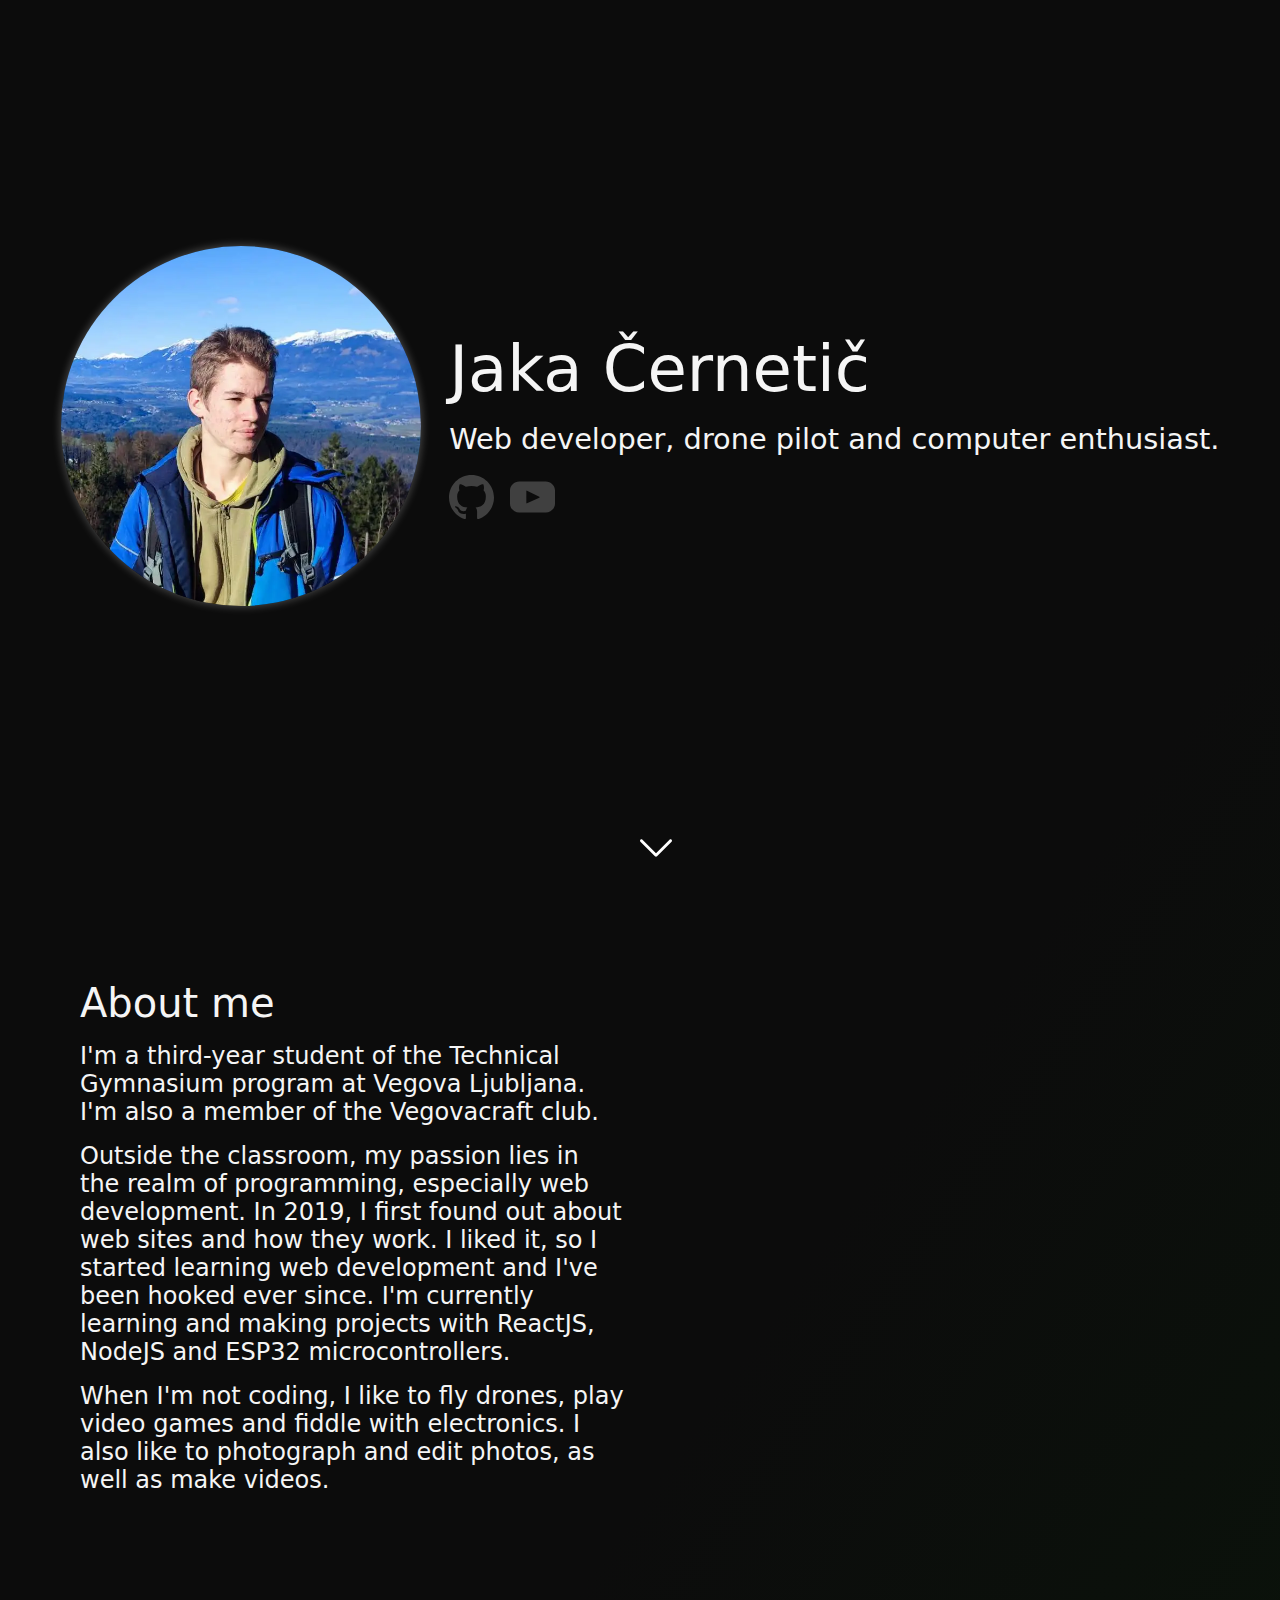
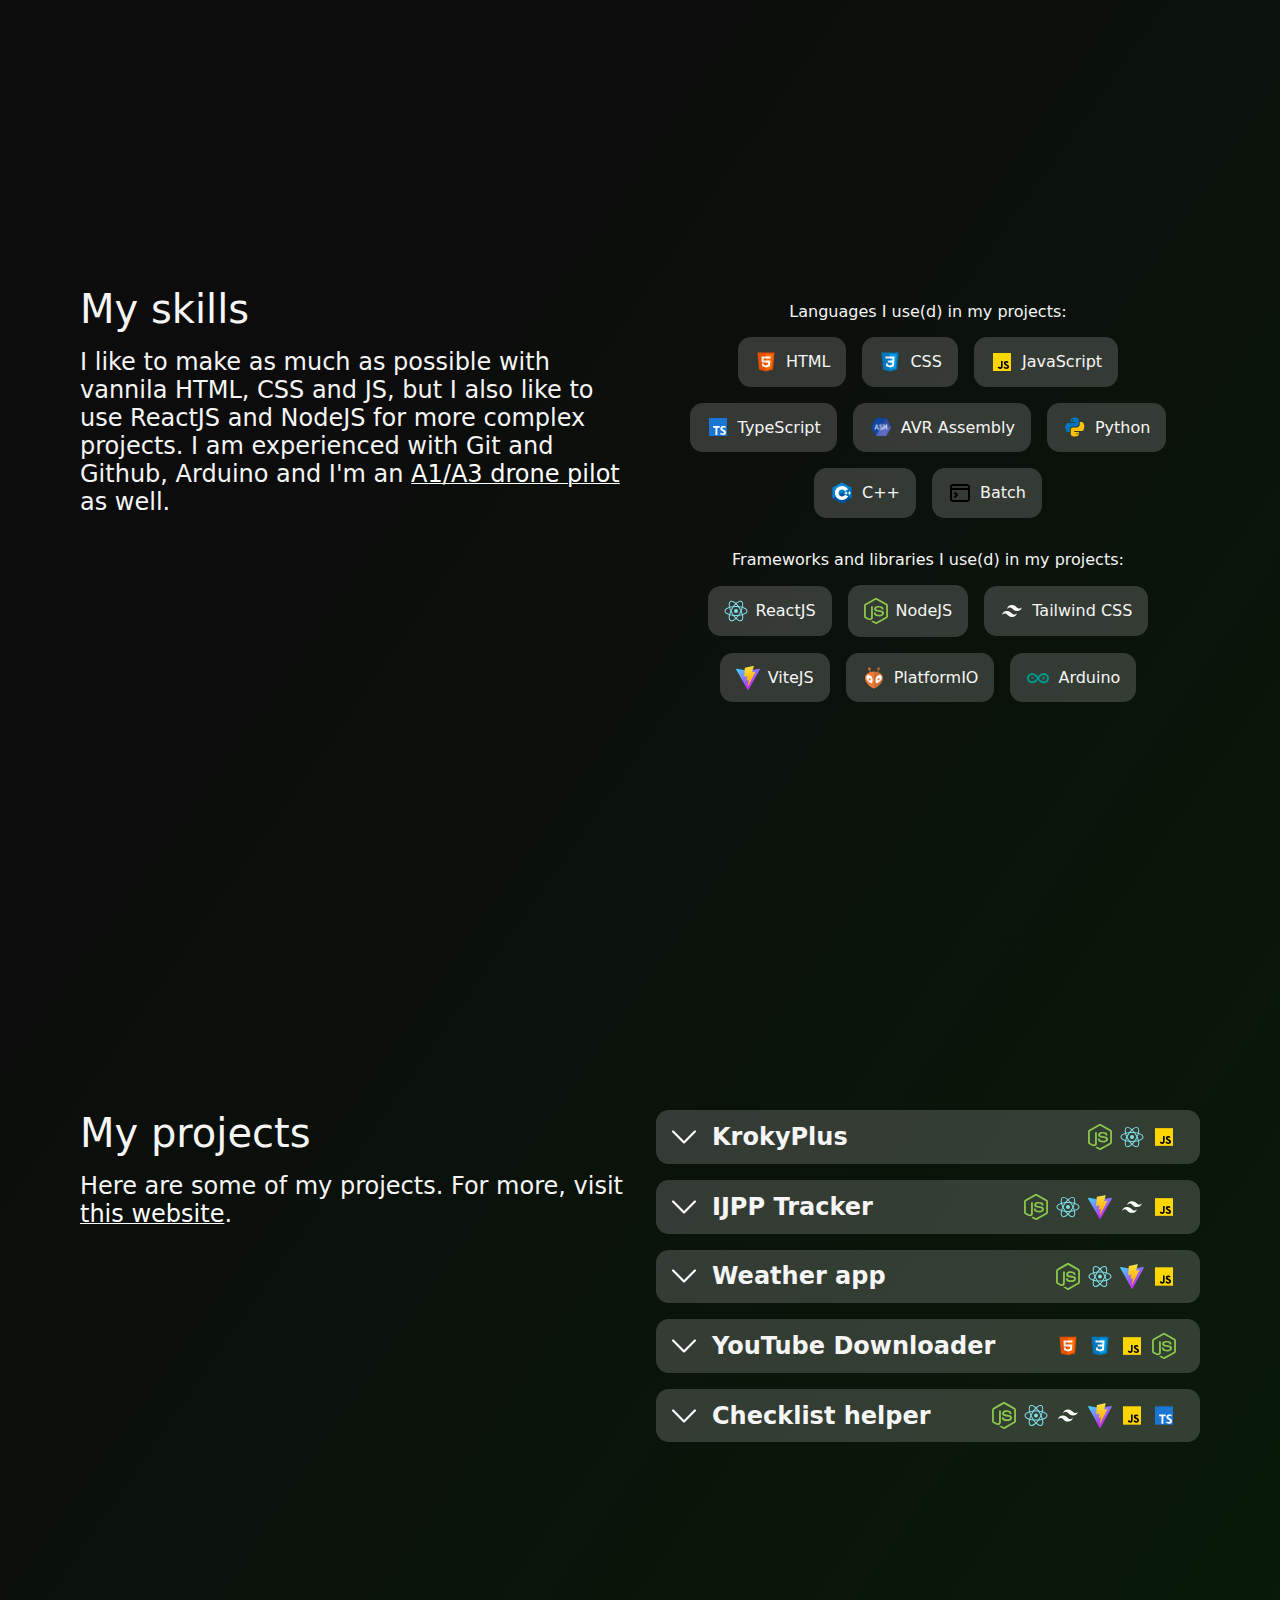
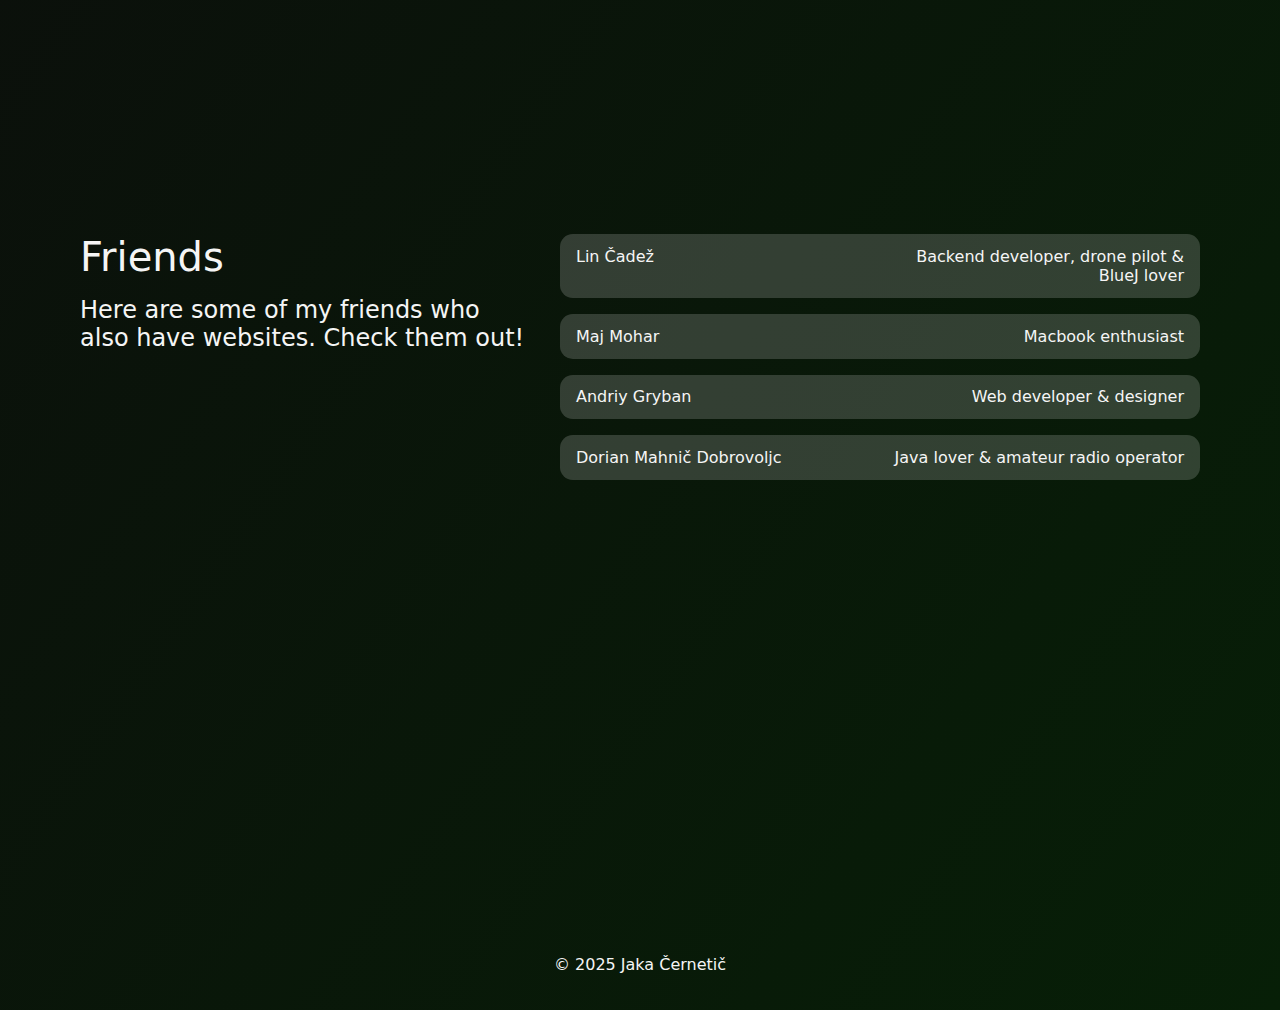
<file: index.html>
<!DOCTYPE html>
<html lang="en">
	<head>
		<meta http-equiv="Content-Type" content="text/html; charset=UTF-8" />
		<meta name="viewport" content="width=device-width, initial-scale=1.0" />
		<meta name="description" content="Very nice website." />
		<meta property="og:title" content="Jaka Černetič" />
		<meta property="og:description" content="Very nice website." />
		<meta property="og:url" content="cernetic.cc" />
		<meta
			property="og:image"
			content="https://cernetic.cc/files/icons/logo-2.webp" />
		<meta property="og:site_name" content="Jaka Černetič" />
		<meta property="og:locale" content="sl_SI" />
		<meta name="theme-color" content="#317EFB" />
		<link
			rel="shortcut icon"
			href="https://cernetic.cc/files/icons/logo-4.webp" />
		<title>Jaka Černetič</title>
		<link rel="icon" href="https://cernetic.cc/files/icons/logo-4.webp" />
		<link rel="manifest" href="files/manifest.json" />
		<link rel="stylesheet" href="css/style.css" />
	</head>
	<body class="theme">
		<header>
			<main>
				<section class="left">
					<div class="image">
						<img src="./files/me.webp" alt="Image of me" />
					</div>
				</section>
				<section class="right">
					<div class="title">
						<h1>Jaka Černetič</h1>
						<p>
							Web developer, drone pilot and computer enthusiast.
						</p>
					</div>
					<div class="links">
						<a href="https://github.com/jakecernet" target="_blank">
							<img src="./files/icons/github.svg" alt="GitHub" />
						</a>
						<a
							href="https://youtube.com/@JakaCernetic"
							target="_blank">
							<img
								src="./files/icons/youtube.svg"
								alt="YouTube" />
						</a>
					</div>
				</section>
			</main>
			<div class="arrow">
				<a href="#about">
					<img src="./files/icons/arrow.svg" alt="Arrow" />
				</a>
			</div>
		</header>
		<div class="main">
			<section class="about" id="about">
				<div class="left" id="leftText">
					<h2>About me</h2>
					<p>
						I'm a third-year student of the Technical Gymnasium
						program at Vegova Ljubljana. I'm also a member of the
						Vegovacraft club.
					</p>

					<p>
						Outside the classroom, my passion lies in the realm of
						programming, especially web development. In 2019, I
						first found out about web sites and how they work. I
						liked it, so I started learning web development and I've
						been hooked ever since. I'm currently learning and
						making projects with ReactJS, NodeJS and ESP32
						microcontrollers.
					</p>
					<p>
						When I'm not coding, I like to fly drones, play video
						games and fiddle with electronics. I also like to
						photograph and edit photos, as well as make videos.
					</p>
				</div>
				<div class="right">
					<div class="img"></div>
				</div>
			</section>
			<section class="skills">
				<div class="left">
					<h2>My skills</h2>
					<p>
						I like to make as much as possible with vannila HTML,
						CSS and JS, but I also like to use ReactJS and NodeJS
						for more complex projects. I am experienced with Git and
						Github, Arduino and I'm an
						<a
							href="https://www.easa.europa.eu/en/domains/drones-air-mobility/operating-drone/open-category-low-risk-civil-drones"
							target="_blank"
							style="
								color: #fff;
								text-decoration: underline;
								text-decoration-thickness: 1px;
							">
							A1/A3 drone pilot
						</a>
						as well.
					</p>
				</div>
				<div class="right">
					<div>
						<p>Languages I use(d) in my projects:</p>
						<ul>
							<li>
								<img
									src="./files/icons/html-5.svg"
									alt="HTML icon" />
								HTML
							</li>
							<li>
								<img
									src="./files/icons/css3.svg"
									alt="CSS icon" />
								CSS
							</li>
							<li>
								<img
									src="./files/icons/javascript.svg"
									alt="JavaScript icon" />
								JavaScript
							</li>
							<li>
								<img
									src="./files/icons/typescript.svg"
									alt="TypeScript icon" />
								TypeScript
							</li>
							<li>
								<img
									src="./files/icons/assembly.png"
									alt="AVR Assembly icon" />
								AVR Assembly
							</li>
							<li>
								<img
									src="./files/icons/python.svg"
									alt="Python icon" />
								Python
							</li>
							<li>
								<img
									src="./files/icons/c++.svg"
									alt="C++ icon" />
								C++
							</li>
							<li>
								<img
									src="./files/icons/batch.svg"
									alt="Batch icon" />
								Batch
							</li>
						</ul>
					</div>
					<div>
						<p>Frameworks and libraries I use(d) in my projects:</p>
						<ul>
							<li>
								<img
									src="./files/icons/react.svg"
									alt="React icon" />
								ReactJS
							</li>
							<li>
								<img
									src="./files/icons/nodejs.svg"
									alt="NodeJS icon" />
								NodeJS
							</li>
							<li>
								<img
									src="./files/icons/tailwind-css.svg"
									style="filter: invert(1)"
									alt="TailwindCSS icon" />
								Tailwind CSS
							</li>
							<li>
								<img
									src="./files/icons/vitejs.svg"
									alt="ViteJS icon" />
								ViteJS
							</li>
							<li>
								<img
									src="./files/icons/platformio.svg"
									alt="PlatformIO icon" />
								PlatformIO
							</li>
							<li>
								<img
									src="./files/icons/arduino.svg"
									alt="Arduino icon" />
								Arduino
							</li>
						</ul>
					</div>
				</div>
			</section>
			<section class="projects">
				<div class="left">
					<h2>My projects</h2>
					<p>
						Here are some of my projects. For more, visit
						<a
							href="https://projects.cernetic.cc"
							style="
								color: #fff;
								text-decoration: underline;
								text-decoration-thickness: 1px;
							">
							this website</a
						>.
					</p>
				</div>
				<div class="dropdown right">
					<ul>
						<li>
							<div class="liTitle" onclick="expand('item0')">
								<img
									src="./files/icons/arrow.svg"
									alt="Arrow"
									id="item0arrow"
									class="arrow" />
								<h2>KrokyPlus</h2>
								<div class="langs">
									<img
										src="files/icons/nodejs.svg"
										alt="nodejs" />
									<img
										src="files/icons/react.svg"
										alt="react" />
									<img
										src="files/icons/javascript.svg"
										alt="javascript" />
								</div>
							</div>
							<div class="liContents" id="item0">
								<p>- Automates food ordering from kroky.si</p>
								<a
									href="https://kroky.cernetic.cc"
									target="_blank">
									- Website
									<img
										src="files/icons/web.svg"
										alt="web"
										style="filter: invert(1)" />
								</a>
								<a
									href="https://github.com/jakecernet/KrokyPlus"
									target="_blank">
									- Github
									<img
										src="files/icons/github.svg"
										alt="githublol"
										style="filter: invert(1)" />
								</a>
							</div>
						</li>
						<li>
							<div class="liTitle" onclick="expand('item1')">
								<img
									src="./files/icons/arrow.svg"
									alt="Arrow"
									id="item1arrow"
									class="arrow" />
								<h2>IJPP Tracker</h2>
								<div class="langs">
									<img
										src="files/icons/nodejs.svg"
										alt="nodejs" />
									<img
										src="files/icons/react.svg"
										alt="react" />
									<img
										src="files/icons/vitejs.svg"
										alt="vitejs" />
									<img
										src="files/icons/tailwind-css.svg"
										style="filter: invert(1)"
										alt="tailwindcss" />
									<img
										src="files/icons/javascript.svg"
										alt="javascript" />
								</div>
							</div>
							<div class="liContents" id="item1">
								<p>- Bus tracker for Slovenia</p>
								<a
									href="https://tracker.cernetic.cc"
									target="_blank">
									- Website
									<img
										src="files/icons/web.svg"
										alt="web"
										style="filter: invert(1)" />
								</a>
								<a
									href="https://github.com/jakecernet/IJPP-Tracker"
									target="_blank">
									- Github
									<img
										src="files/icons/github.svg"
										alt="githublol"
										style="filter: invert(1)" />
								</a>
							</div>
						</li>
						<li>
							<div class="liTitle" onclick="expand('item2')">
								<img
									src="./files/icons/arrow.svg"
									alt="Arrow"
									id="item2arrow"
									class="arrow" />
								<h2>Weather app</h2>
								<div class="langs">
									<img
										src="files/icons/nodejs.svg"
										alt="nodejs" />
									<img
										src="files/icons/react.svg"
										alt="react" />
									<img
										src="files/icons/vitejs.svg"
										alt="vitejs" />
									<img
										src="files/icons/javascript.svg"
										alt="javascript" />
								</div>
							</div>
							<div class="liContents" id="item2">
								<p>
									- Simple weather app with current weather
									and forecast
								</p>
								<a
									href="https://weather.cernetic.cc"
									target="_blank">
									- Website
									<img
										src="files/icons/web.svg"
										alt="web"
										style="filter: invert(1)" />
								</a>
								<a
									href="https://github.com/jakecernet/weather-app"
									target="_blank">
									- Github
									<img
										src="files/icons/github.svg"
										alt="githublol"
										style="filter: invert(1)" />
								</a>
							</div>
						</li>
						<li>
							<div class="liTitle" onclick="expand('item3')">
								<img
									src="./files/icons/arrow.svg"
									alt="Arrow"
									id="item3arrow"
									class="arrow" />
								<h2>YouTube Downloader</h2>
								<div class="langs">
									<img
										src="files/icons/html-5.svg"
										alt="html" />
									<img src="files/icons/css3.svg" alt="css" />
									<img
										src="files/icons/javascript.svg"
										alt="javascript" />
									<img
										src="files/icons/nodejs.svg"
										alt="nodejs" />
								</div>
							</div>
							<div class="liContents" id="item3">
								<p>- Online YouTube to MP3/MP4 converter</p>
								<a
									href="https://downloader.cernetic.cc"
									target="_blank">
									- Website
									<img
										src="files/icons/web.svg"
										alt="web"
										style="filter: invert(1)" />
								</a>
								<a
									href="https://github.com/jakecernet/YoutubeDownloader"
									target="_blank">
									- Github
									<img
										src="files/icons/github.svg"
										alt="githublol"
										style="filter: invert(1)" />
								</a>
							</div>
						</li>
						<li>
							<div class="liTitle" onclick="expand('item4')">
								<img
									src="./files/icons/arrow.svg"
									alt="Arrow"
									id="item4arrow"
									class="arrow" />
								<h2>Checklist helper</h2>
								<div class="langs">
									<img
										src="files/icons/nodejs.svg"
										alt="nodejs" />
									<img
										src="files/icons/react.svg"
										alt="react" />
									<img
										src="files/icons/tailwind-css.svg"
										style="filter: invert(1)"
										alt="tailwindcss" />
									<img
										src="files/icons/vitejs.svg"
										alt="vitejs" />
									<img
										src="files/icons/javascript.svg"
										alt="javascript" />
									<img
										src="files/icons/typescript.svg"
										alt="typescript" />
								</div>
							</div>
							<div class="liContents" id="item4">
								<p>- Checklist helper for a medical school</p>
								<a
									href="https://zd.cernetic.cc"
									target="_blank">
									- Website
									<img
										src="files/icons/web.svg"
										alt="web"
										style="filter: invert(1)" />
								</a>
								<a
									href="https://github.com/jakecernet/checklist-helper"
									target="_blank">
									- Github (private)
									<img
										src="files/icons/github.svg"
										alt="githublol"
										style="filter: invert(1)" />
								</a>
							</div>
						</li>
					</ul>
				</div>
			</section>
			<section class="friends">
				<div class="left">
					<h2>Friends</h2>
					<p>
						Here are some of my friends who also have websites.
						Check them out!
					</p>
				</div>
				<div class="right">
					<ul>
						<li>
							<a href="https://cadez.eu" target="_blank"
								>Lin Čadež</a
							>
							<p>
								Backend developer, drone pilot &amp; BlueJ lover
							</p>
						</li>
						<li>
							<a href="https://majmohar.eu" target="_blank"
								>Maj Mohar</a
							>
							<p>Macbook enthusiast</p>
						</li>
						<li>
							<a href="https://gribanica.eu" target="_blank"
								>Andriy Gryban</a
							>
							<p>Web developer &amp; designer</p>
						</li>
						<li>
							<a
								href="https://dodoworks.neocities.org"
								target="_blank">
								Dorian Mahnič Dobrovoljc
							</a>
							<p>Java lover &amp; amateur radio operator</p>
						</li>
					</ul>
				</div>
			</section>
		</div>
		<div class="top">
			<a href="#" title="Go back to the top" id="top">
				<img src="./files/icons/up.svg" alt="up arrow" />
			</a>
		</div>
		<footer>
			<p>&copy; 2025 Jaka Černetič</p>
		</footer>
		<script src="files/script.js"></script>
	</body>
</html>
</file>
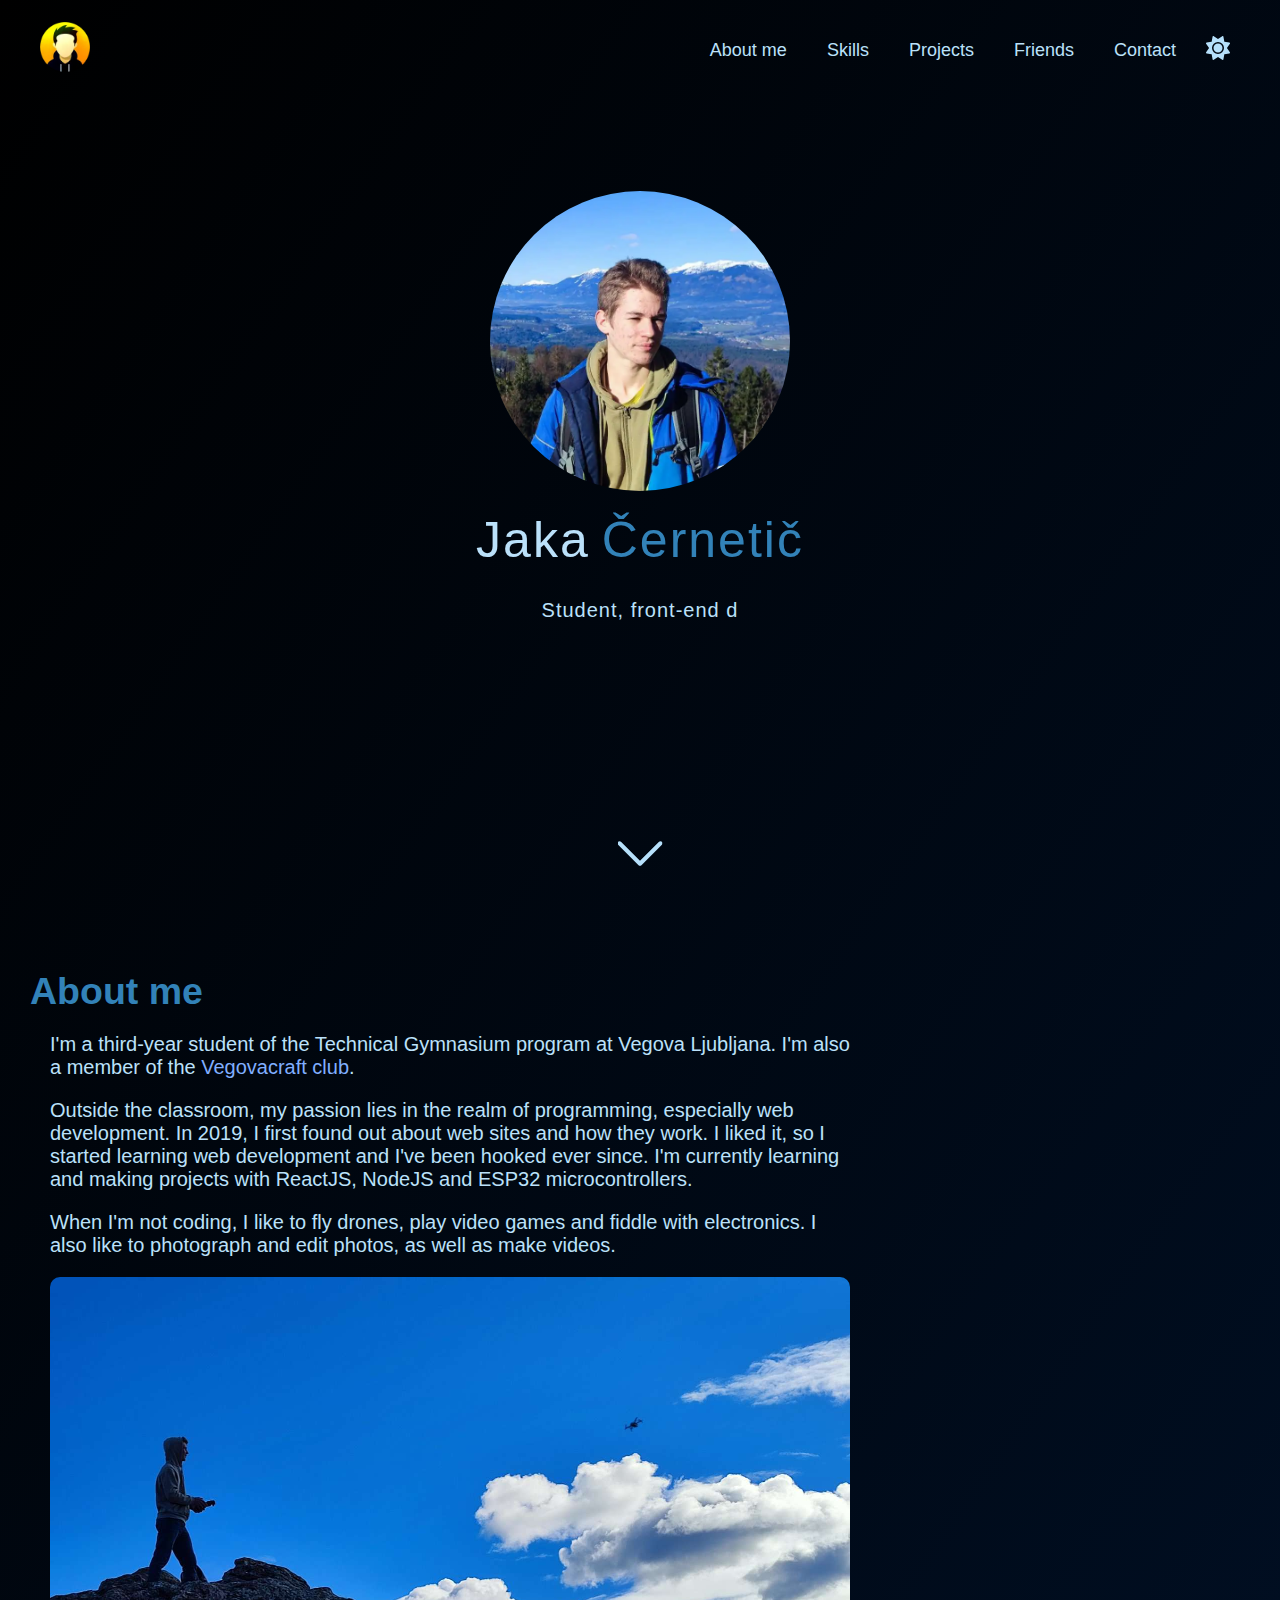
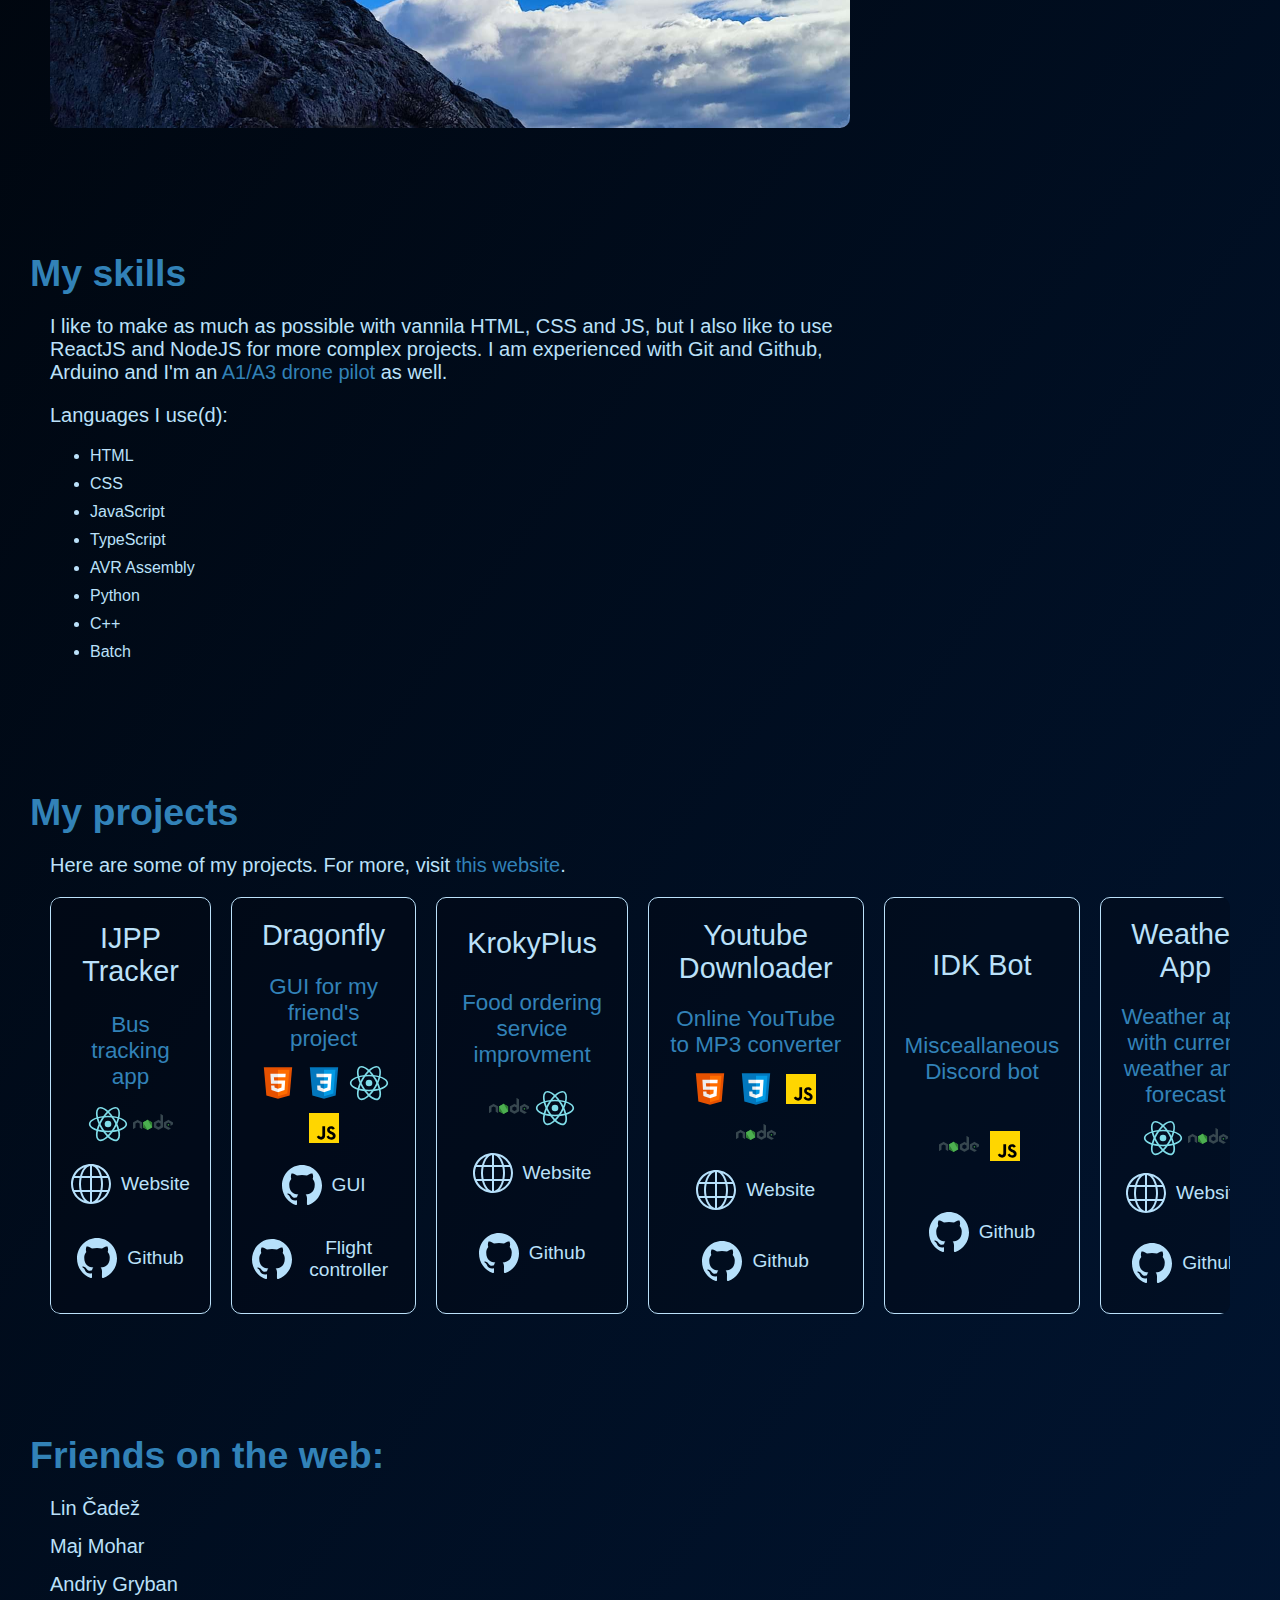
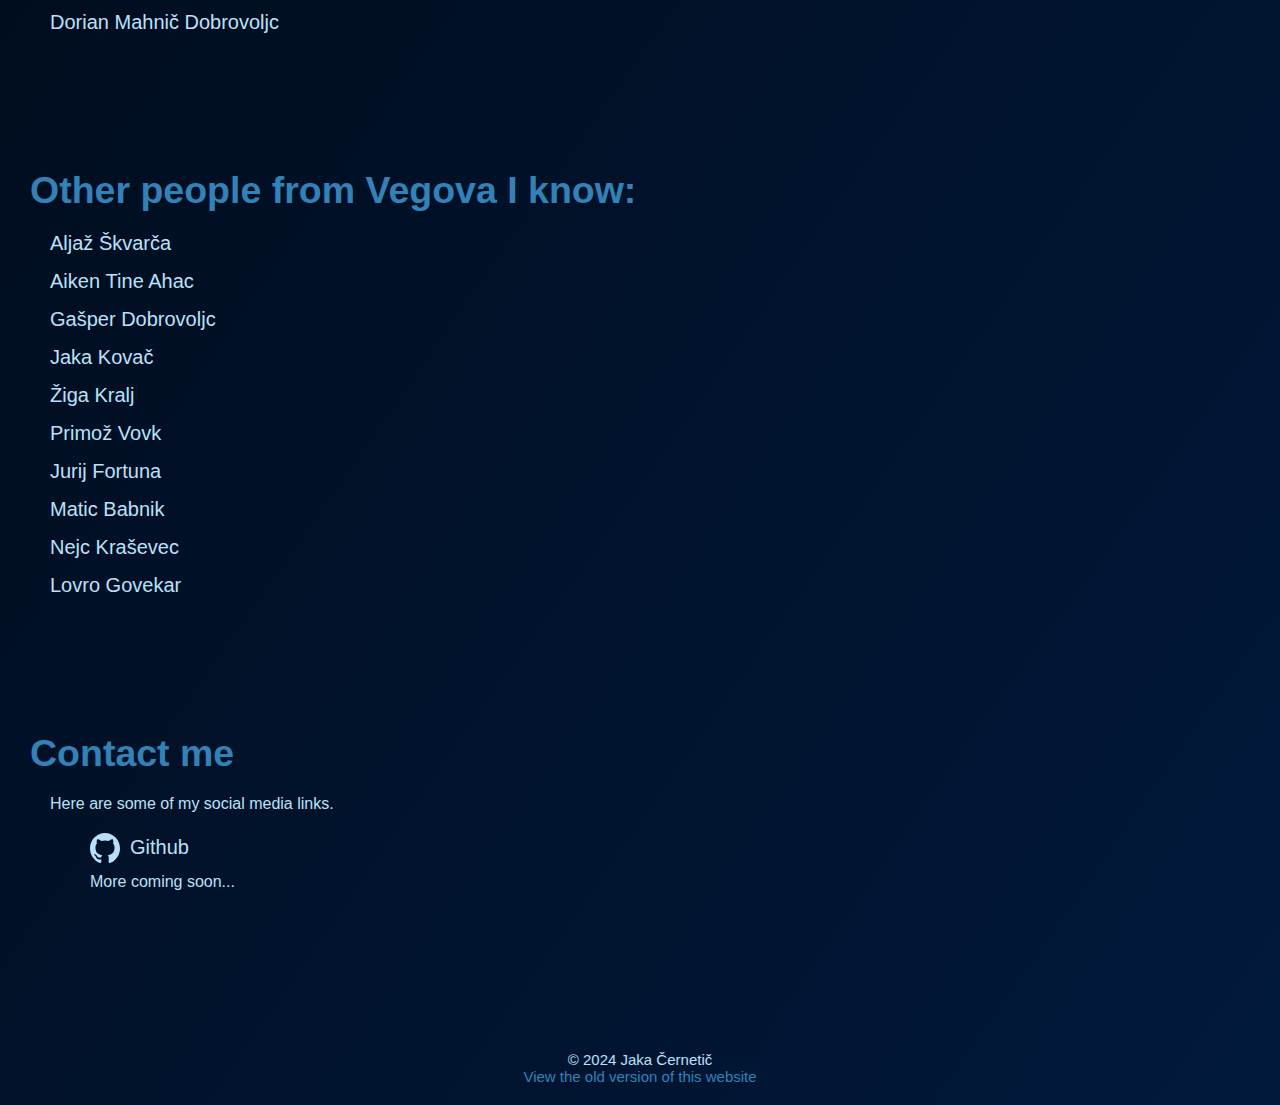
<file: old/index.html>
<!DOCTYPE html>
<html lang="en">
	<head>
		<meta http-equiv="Content-Type" content="text/html; charset=UTF-8" />
		<meta name="viewport" content="width=device-width, initial-scale=1.0" />
		<meta
			name="description"
			content="Hi! I'm a front-end learning Vegovec and this is my website." />
		<meta property="og:title" content="Jaka Černetič" />
		<meta
			property="og:description"
			content="Hi! I'm a front-end learning Vegovec and this is my website." />
		<meta property="og:url" content="cernetic.cc" />
		<meta
			property="og:image"
			content="https://cernetic.cc/files/icons/logo-2.webp" />
		<meta property="og:site_name" content="Jaka Černetič" />
		<meta property="og:locale" content="sl_SI" />
		<meta name="theme-color" content="#317EFB" />
		<link
			rel="shortcut icon"
			href="https://cernetic.cc/files/icons/logo-4.webp" />
		<title>Jaka Černetič</title>
		<link rel="icon" href="https://cernetic.cc/files/icons/logo-4.webp" />
		<link rel="manifest" href="files/manifest.json" />
		<link rel="stylesheet" href="files/css/style.css" />
		<link rel="stylesheet" href="files/css/header.css" />
		<link rel="stylesheet" href="files/css/projects.css" />
	</head>
	<body class="dark">
		<header>
			<div class="navbar">
				<div class="logo">
					<a href="/" id="text2" aria-label="logo">
						<img src="files/icons/logo-2.webp" alt="logo" />
					</a>
				</div>
				<nav class="slide nav">
					<ul>
						<li>
							<a href="#about" class="nav-item">About me</a>
						</li>
						<li>
							<a href="#skills" class="nav-item">Skills</a>
						</li>
						<li>
							<a href="#projects" class="nav-item">Projects</a>
						</li>
						<li>
							<a href="#friends" class="nav-item">Friends</a>
						</li>
						<li>
							<a href="#contact" class="nav-item">Contact</a>
						</li>
						<li onclick="switchTheme()">
							<a class="switcher" id="switch">
								<img
									src="files/svg/sun.svg"
									alt="sun"
									id="sun" />
								<img
									src="files/svg/moon.svg"
									alt="moon"
									id="moon"
									class="hidden" />
							</a>
						</li>
					</ul>
				</nav>
				<div class="burger" onclick="showNav()">
					<img src="files/svg/burger.svg" alt="burger" />
				</div>
			</div>
			<div class="welcome">
				<div class="img"></div>
				<div class="main">
					<h1>Jaka</h1>
					<h1 class="color2">Černetič</h1>
				</div>
				<p id="text">Student, front-end dev, computer enthusiast</p>
			</div>
			<div class="arrow">
				<a href="#about" title="Go down">
					<img src="files/svg/down-arrow.svg" alt="down arrow" />
				</a>
			</div>
		</header>
		<div class="top">
			<a alt="link" href="#top" title="Go back to the top">
				<img src="files/svg/up.svg" alt="up arrow" />
			</a>
		</div>
		<main>
			<section id="about">
				<div class="title color2">
					<h2>About me</h2>
				</div>
				<div class="content">
					<p>
						I'm a third-year student of the Technical Gymnasium
						program at Vegova Ljubljana. I'm also a member of the
						<a
							href="https://craft.vegova.si"
							target="_blank"
							style="text-decoration: none; color: #80afff">
							Vegovacraft club</a
						>.
					</p>
					<p>
						Outside the classroom, my passion lies in the realm of
						programming, especially web development. In 2019, I
						first found out about web sites and how they work. I
						liked it, so I started learning web development and I've
						been hooked ever since. I'm currently learning and
						making projects with ReactJS, NodeJS and ESP32
						microcontrollers.
					</p>
					<p>
						When I'm not coding, I like to fly drones, play video
						games and fiddle with electronics. I also like to
						photograph and edit photos, as well as make videos.
					</p>
					<img src="files/z dronom.jpg" alt="Me" />
				</div>
			</section>
			<section id="skills">
				<div class="title color2">
					<h2>My skills</h2>
				</div>
				<p>
					I like to make as much as possible with vannila HTML, CSS
					and JS, but I also like to use ReactJS and NodeJS for more
					complex projects. I am experienced with Git and Github,
					Arduino and I'm an
					<a
						href="https://www.easa.europa.eu/en/domains/drones-air-mobility/operating-drone/open-category-low-risk-civil-drones"
						target="_blank"
						>A1/A3 drone pilot
					</a>
					as well.
				</p>
				<p>Languages I use(d):</p>
				<ul>
					<li>HTML</li>
					<li>CSS</li>
					<li>JavaScript</li>
					<li>TypeScript</li>
					<li>AVR Assembly</li>
					<li>Python</li>
					<li>C++</li>
					<li>Batch</li>
				</ul>
			</section>
			<section id="projects">
				<div class="title color2">
					<h2>My projects</h2>
				</div>
				<p>
					Here are some of my projects. For more, visit
					<a href="https://projects.cernetic.cc"> this website</a>.
				</p>
				<div class="slider">
					<div class="element">
						<h2>IJPP Tracker</h2>
						<h3>Bus tracking app</h3>
						<div>
							<img src="files/svg/react.svg" alt="react" />
							<img src="files/svg/nodejs.svg" alt="nodejs" />
						</div>
						<a
							alt="link"
							href="https://tracker.cernetic.cc"
							target="_blank"
							><img src="files/svg/web.svg" alt="web" />
							Website
						</a>
						<a
							alt="link"
							href="https://github.com/jakecernet/ijpp-tracker-source"
							target="_blank"
							><img src="files/svg/github.svg" alt="githublol" />
							Github
						</a>
					</div>
					<div class="element">
						<h2>Dragonfly</h2>
						<h3>GUI for my friend's project</h3>
						<div>
							<img src="files/svg/html-5.svg" alt="html" />
							<img src="files/svg/css3.svg" alt="css" />
							<img src="files/svg/react.svg" alt="react" />
							<img src="files/svg/javascript.svg" alt="js" />
						</div>
						<a
							alt="link"
							href="https://github.com/jakecernet/dragonfly-gui"
							target="_blank">
							<img src="files/svg/github.svg" alt="githublol" />
							GUI
						</a>
						<a
							alt="link"
							href="https://github.com/lin-cadez/dragonfly"
							target="_blank">
							<img src="files/svg/github.svg" alt="githublol" />
							Flight controller
						</a>
					</div>
					<div class="element">
						<h2>KrokyPlus</h2>
						<h3>Food ordering service improvment</h3>
						<div>
							<img src="files/svg/nodejs.svg" alt="nodejs" />
							<img src="files/svg/react.svg" alt="react" />
						</div>
						<a
							alt="link"
							href="https://jakecernet.github.io/KrokyPlus/"
							target="_blank">
							<img src="files/svg/web.svg" alt="web" />
							Website
						</a>
						<a
							alt="link"
							href="https://github.com/jakecernet/KrokyPlus"
							target="_blank">
							<img src="files/svg/github.svg" alt="githublol" />
							Github
						</a>
					</div>
					<div class="element">
						<h2>Youtube Downloader</h2>
						<h3>Online YouTube to MP3 converter</h3>
						<div>
							<img src="files/svg/html-5.svg" alt="html" />
							<img src="files/svg/css3.svg" alt="css" />
							<img src="files/svg/javascript.svg" alt="js" />
							<img src="files/svg/nodejs.svg" alt="nodejs" />
						</div>
						<a
							alt="link"
							href="https://downloader.cernetic.cc"
							target="_blank"
							><img src="files/svg/web.svg" alt="web" />
							Website
						</a>
						<a
							alt="link"
							href="https://github.com/jakecernet/YoutubeDownloader"
							target="_blank"
							><img src="files/svg/github.svg" alt="githublol" />
							Github
						</a>
					</div>
					<div class="element">
						<h2>IDK Bot</h2>
						<h3>Misceallaneous Discord bot</h3>
						<div>
							<img src="files/svg/nodejs.svg" alt="nodejs" />
							<img src="files/svg/javascript.svg" alt="js" />
						</div>
						<a
							alt="link"
							href="https://github.com/jakecernet/DiscordBot"
							target="_blank"
							><img src="files/svg/github.svg" alt="githublol" />
							Github
						</a>
					</div>
					<div class="element">
						<h2>Weather App</h2>
						<h3>Weather app with current weather and forecast</h3>
						<div>
							<img src="files/svg/react.svg" alt="react" />
							<img src="files/svg/nodejs.svg" alt="nodejs" />
						</div>
						<a
							alt="link"
							href="https://weather.cernetic.cc"
							target="_blank"
							><img src="files/svg/web.svg" alt="web" />
							Website
						</a>
						<a
							alt="link"
							href="https://github.com/jakecernet/weather-app"
							target="_blank"
							><img src="files/svg/github.svg" alt="githublol" />
							Github
						</a>
					</div>
				</div>
			</section>
			<section id="friends">
				<div class="title color2">
					<h2>Friends on the web:</h2>
				</div>
				<ul>
					<li>
						<a href="https://cadez.eu">Lin Čadež</a>
					</li>
					<li><a href="https://majmohar.eu">Maj Mohar</a></li>
					<li><a href="https://gribanica.eu">Andriy Gryban</a></li>
					<li>
						<a href="https://dodoworks.neocities.org">
							Dorian Mahnič Dobrovoljc
						</a>
					</li>
				</ul>
			</section>
			<section class="friends">
				<div class="title color2">
					<h2>Other people from Vegova I know:</h2>
				</div>
				<ul>
					<li>
						<a href="https://skvarca.net" target="_blank"
							>Aljaž Škvarča
						</a>
					</li>
					<li>
						<a href="https://aikenahac.com" target="_blank"
							>Aiken <b>Tine</b> Ahac
						</a>
					</li>
					<li>
						<a href="https://gapi.me" target="_blank"
							>Gašper Dobrovoljc
						</a>
					</li>
					<li><a href="https://jakakovac.si">Jaka Kovač</a></li>
					<li>
						<a href="https://ziga.kralj.io" target="_blank">
							Žiga Kralj
						</a>
					</li>
					<li>
						<a href="https://vovk.netlify.app" target="_blank">
							Primož Vovk
						</a>
					</li>
					<li><a href="https://fortuna.wf/">Jurij Fortuna</a></li>
					<li><a href="https://babnik.io/">Matic Babnik</a></li>
					<li>
						<a href="https://nejckrasevec.si/">Nejc Kraševec</a>
					</li>
					<li><a href="https://govekar.net">Lovro Govekar</a></li>
				</ul>
			</section>
			<section id="contact">
				<div class="title color2">
					<h2>Contact me</h2>
				</div>
				<p>Here are some of my social media links.</p>
				<ul>
					<li>
						<a href="https://github.com/jakecernet" target="_blank">
							<img src="files/svg/github.svg" alt="githublol" />
							Github
						</a>
					</li>
					<li>
						More coming soon...
					</li>
				</ul>
			</section>
			<footer>
				<p>© 2024 Jaka Černetič</p>
				<a href="https://old.cernetic.cc" target="_blank" class="color2"
					>View the old version of this website
				</a>
			</footer>
		</main>
		<script src="files/scripts/index.js"></script>
		<script src="files/scripts/animation.js"></script>
	</body>
</html>
</file>
<file: css/style.css>
* {
    margin: 0;
    padding: 0;
    box-sizing: border-box;
    scroll-behavior: smooth;
}

::-webkit-scrollbar {
    display: none;
}

:root {
    color-scheme: dark light;
    --dark: #0c0c0c;
    --light: #f5f5f5;
    --greenish: #071f07;
    --background: linear-gradient(125deg, #000, #01193b);
    --item_background: rgba(3, 6, 17, 0.308);
    --glow: 0 0 10px #b6eada;
}

.theme {
    background: linear-gradient(125deg, var(--dark) 40%, var(--greenish));
    color: var(--light);
}

body {
    font-family: 'Montserrat',
        system-ui,
        Avenir,
        Helvetica,
        Arial,
        sans-serif;
    transition: 0.3s;
}

header {
    display: flex;
    justify-content: space-evenly;
    flex-direction: column;
    height: 100vh;

    main {
        display: flex;
        justify-content: space-evenly;
        align-items: center;
        padding: 2rem;
        margin-top: -5vh;

        section {
            h1 {
                font-size: 2rem;
                font-weight: 600;
            }

            p {
                font-size: 1rem;
                font-weight: 300;
                margin-top: 1rem;
            }
        }

        section.left {
            .image {
                img {
                    width: 40vh;
                    height: 40vh;
                    border-radius: 50%;
                    object-fit: cover;
                    box-shadow: 0 0 10px #ffffff4f;
                }
            }
        }

        section.right {
            .title {
                h1 {
                    font-size: 4rem;
                    font-weight: 100;
                }

                p {
                    font-size: 1.8rem;
                    font-weight: 200;
                    margin-top: 1rem;
                }
            }

            .links {
                display: flex;
                justify-content: start;
                gap: 1rem;
                margin-top: 1.2rem;

                a {
                    text-decoration: none;

                    img {
                        transition: 0.25s;
                        filter: invert(25%) sepia(0%) saturate(0%) hue-rotate(161deg) brightness(98%) contrast(98%);
                        width: 2.8rem;
                    }
                }

                a:hover img {
                    filter: invert(1) sepia(1%) saturate(212%) hue-rotate(314deg) brightness(97%) contrast(89%);
                }
            }
        }
    }

    .arrow {
        position: absolute;
        bottom: 2rem;
        left: 50%;
        transform: translateX(-50%);
        animation: arrow 2s infinite;

        img {
            width: 2rem;
            cursor: pointer;
            filter: invert(1);
        }
    }
}

.main {
    width: 100%;
    display: flex;
    flex-direction: column;
    justify-content: center;
    align-items: center;
    padding: 4rem;

    section.about,
    section.projects,
    section.skills,
    section.friends {
        display: flex;
        flex-direction: row;
        justify-content: space-between;
        align-items: start;
        width: 100%;
        margin-bottom: 40vh;

        .left {
            display: flex;
            flex-direction: column;
            width: 100%;
            padding: 1rem;
            height: 100%;

            h2 {
                font-size: 2.5rem;
                font-weight: 100;
            }

            p {
                font-size: 1.5rem;
                font-weight: 200;
                margin-top: 1rem;
            }
        }

        .right {
            display: flex;
            justify-content: right;
            align-items: center;
            flex-direction: column;
            width: 100%;
            padding: 1rem;
            height: 100%;

            .img {
                box-shadow: 0 0 10px #ffffff4f;
                background: url("../files/sneg.jpg");
                background-size: cover;
                background-position: center;
                width: 100%;

            }
        }
    }
}

.skills {
    .right {
        div {
            p {
                font-size: 1rem;
                font-weight: 200;
                margin-top: 1rem;
                text-align: center;
            }

            ul {
                display: flex;
                align-items: center;
                justify-content: center;
                flex-direction: row;
                gap: 1rem;
                flex-wrap: wrap;
                width: 100%;
                padding: 1rem;

                li {
                    list-style: none;
                    padding: 0.8rem 1rem;
                    border-radius: 0.8rem;
                    background: #ffffff2c;
                    font-size: 1rem;
                    display: flex;
                    align-items: center;

                    img {
                        transition: 0.3s;
                        width: 1.5rem;
                        margin-right: 0.5rem;
                    }

                }
            }
        }
    }
}

.dropdown {
    flex-direction: row !important;

    ul {
        display: flex;
        flex-direction: column;
        gap: 1rem;
        width: 100%;

        li {
            list-style: none;
            padding: 0.8rem 1rem;
            border-radius: 0.8rem;
            background: #ffffff2c;
            font-size: 1rem;
            font-weight: 250;
            display: flex;
            align-items: flex-start !important;
            flex-direction: column;

            .liTitle {
                display: flex;
                justify-content: left;
                align-items: center;
                gap: 0.5rem;
                width: 100%;
                cursor: pointer;

                img {
                    filter: invert(1);
                    transition: 0.3s;
                    width: 1.5rem;
                    margin-right: 0.5rem;
                    box-shadow: none;
                }

                .langs {
                    display: flex;
                    align-self: center;
                    margin-left: auto;

                    img {
                        width: 1.5rem;
                        filter: invert(0);
                    }
                }
            }

            .liContents {
                height: 0;
                overflow: hidden;
                transition: 0.3s;
                display: flex;
                flex-direction: column;
                justify-content: center;
                gap: 0.8rem;

                p {
                    font-size: 1.2rem;
                    font-weight: 200;
                    margin-top: 1rem;
                }

                a {
                    text-decoration: none;
                    color: var(--light);
                    font-size: 1rem;
                    font-weight: 200;
                    transition: 0.3s;
                    display: flex;
                    align-items: center;
                    gap: 0.4rem;

                    img {
                        width: 1.6rem;
                    }
                }
            }
        }
    }
}

.friends {
    .right {
        ul {
            display: flex;
            justify-content: center;
            align-items: center;
            flex-direction: column;
            gap: 1rem;

            li {
                list-style: none;
                display: flex;
                align-items: flex-start !important;
                flex-direction: row;
                gap: 0.5rem;
                width: 40rem;
                padding: 0.8rem 1rem;
                border-radius: 0.8rem;
                background: #ffffff2c;

                a {
                    font-size: 1rem;
                    font-weight: 250;
                    text-decoration: none;
                    color: var(--light);
                    transition: 0.3s;
                    width: 100%;
                }

                p {
                    font-size: 1rem;
                    font-weight: 200;
                    width: 100%;
                    text-align: right;
                }
            }
        }
    }
}

.top {
    position: fixed;
    bottom: 40px;
    right: 40px;
    width: 30px;
    height: 30px;
    border-radius: 50%;
    cursor: pointer;
    display: none;
    justify-content: center;
    align-items: center;
    z-index: 1000;
    animation: fadeIn .3s ease-in-out;

    a {
        height: 100%;
        width: 100%;

        img {
            width: 100%;
            height: 100%;
            filter: invert(1);
        }
    }
}

footer {
    display: flex;
    justify-content: center;
    align-items: center;
    height: 10vh;
    color: var(--light);
    font-size: 1rem;
    font-weight: 200;
    gap: 1rem;

    a {
        text-decoration: none;
        color: var(--light);
        font-weight: 300;
    }
}

@keyframes fadeIn {
    0% {
        opacity: 0;
    }

    100% {
        opacity: 1;
    }
}


@keyframes arrow {
    0% {
        transform: translateX(-50%) translateY(0);
    }

    50% {
        transform: translateX(-50%) translateY(1rem);
    }

    100% {
        transform: translateX(-50%) translateY(0);
    }
}

@media screen and (max-width: 1024px) {
    header {
        main {
            flex-direction: column;
            text-align: center;

            section.left {
                .image {
                    img {
                        width: 30vh;
                        height: 30vh;
                    }
                }
            }

            section.right {
                .title {
                    margin-top: 2rem;

                    h1 {
                        font-size: 3rem;
                    }

                    p {
                        font-size: 1.5rem;
                    }
                }

                .links {
                    justify-content: center;

                    a {
                        img {
                            width: 2.5rem;
                        }
                    }
                }
            }
        }
    }

    .main {
        padding: 1rem;

        section.about,
        section.projects,
        section.skills,
        section.friends {
            flex-direction: column;
            gap: 2rem;
            margin-bottom: 5rem;

            .left,
            .right {
                width: 100%;

                h2 {
                    font-size: 2rem;
                }

                p {
                    font-size: 1.2rem;
                }
            }

            .right {
                .img {
                    height: 30vh;
                }
            }
        }
    }

    .skills {
        .right {
            div {
                ul {
                    li {
                        padding: 0.5rem 0.8rem;
                        font-size: 1rem;

                        img {
                            width: 1.2rem;
                        }
                    }
                }
            }
        }
    }

    .dropdown {
        ul {
            li {
                .liTitle {
                    h2 {
                        font-size: 1.2rem !important;
                    }

                    img {
                        width: 1rem;
                    }

                    .langs {
                        flex-wrap: wrap;
                        justify-content: center;
                        gap: 0.5rem;
                    }
                }

                .liContents {
                    p {
                        font-size: 1rem !important;
                    }

                    a {
                        font-size: 0.8rem;

                        img {
                            width: 1.5rem;
                        }
                    }
                }
            }
        }
    }

    .friends {
        .right {
            ul {
                width: 100%;

                li {
                    font-size: 0.8rem;
                    width: 100%;
                    display: flex;
                    align-items: center !important;

                    a {
                        width: 100%;
                        font-weight: 400;
                    }

                    p {
                        font-size: 1rem !important;
                    }
                }
            }
        }
    }
}
</file>
<file: old/files/css/style.css>
.light {
    --text: #111;
    --text2: #202027;
    --background: linear-gradient(135deg, #71e4de -10%, #fdc3d6 100%);
    --item_background: rgba(255, 255, 255, 0.671);
    --glow: 0 0 10px rgb(0, 0, 0);
    --filter: invert(11%) sepia(16%) saturate(426%) hue-rotate(201deg) brightness(104%) contrast(97%);
    --hover: #111;
    --filter_hover: invert(0%) hue-rotate(0deg);
}

.dark {
    --text: #BBE1FA;
    --text2: #3282B8;
    --background: linear-gradient(125deg, #000, #01193b);
    --item_background: rgba(3, 6, 17, 0.308);
    --glow: 0 0 10px #b6eada;
    --filter: invert(98%) sepia(19%) saturate(4354%) hue-rotate(172deg) brightness(97%) contrast(103%);
    --hover: #0062ff;
    --filter_hover: invert(36%) sepia(86%) saturate(6793%) hue-rotate(215deg) brightness(104%) contrast(103%);
}

* {
    margin: 0;
    padding: 0;
    box-sizing: border-box;
    font-family: 'Segoe UI', sans-serif;
    scroll-behavior: smooth;
}

::-webkit-scrollbar {
    display: none;
}

body {
    background: var(--background);
    color: var(--text);
}

.slide a {
    text-decoration: none;
    display: inline-block;
    position: relative;
    padding: 10px;
    cursor: pointer;
    color: var(--text)
}

.slide a::after {
    content: "";
    width: 90%;
    margin-left: 5%;
    transform: scaleX(0);
    height: 2px;
    border-radius: 1px;
    bottom: 0;
    left: 0;
    background: var(--text);
    transform-origin: bottom;
    transition: transform .2s ease-out;
    position: absolute;
}

.slide a:hover::after {
    transform: scaleX(1);
    transform-origin: bottom;
}

.color2 {
    color: var(--text2) !important;
}

main {
    position: relative;
}

section {
    margin-top: 20vh;
    max-width: 1400px;
    margin: 0 auto;
    padding: 50px;
}

.title {
    margin: 20px;
    margin-left: -20px;
    font-size: 25px;
    text-align: left;
}

p {
    max-width: 800px;
}

#about {
    display: flex;
    align-items: flex-start;
    flex-direction: column;
    justify-content: space-evenly;
    flex-wrap: nowrap;
}

#about .content p {
    margin-bottom: 20px;
    text-align: left;
    font-size: 20px;
    font-weight: 300;
}

#about .content img {
    justify-self: center;
    max-width: 800px;
    object-fit: cover;
    border-radius: 10px;
    bottom: 20px;
    width: 100%;
}

@media screen and (max-width: 768px) {
    #about {
        flex-direction: column;
    }

    #about .content img {
        max-width: 100%;
    }
}

#skills {
    display: block;
}

#skills p {
    text-align: left;
    font-size: 20px;
    margin: 0 0 20px 0;
    font-weight: 300;
}

#skills a {
    text-decoration: none;
    color: var(--text2);
}

#skills ul {
    padding: 0;
    margin: 0;
    margin-left: 40px;
}

#skills ul li {
    margin: 10px 0;
}

#friends ul,
.friends ul {
    margin: 0;
    padding: 0;
    list-style: none;
}

#friends ul a,
.friends ul a {
    display: inline-block;
    width: 100%;
    margin: 0 0 15px 0;
    padding: 0;
    font-size: 20px;
    font-weight: 300;
    text-decoration: none;
    color: var(--text);
}

#friends ul a:hover,
.friends ul a:hover,
#contact ul li a:hover {
    color: var(--hover);
}

#contact ul {
    margin: 0;
    padding: 0;
    margin-left: 40px;
    margin-top: 20px;
    list-style: none;
}

#contact ul a {
    width: 100%;
    margin: 10px 0;
    padding: 0;
    font-size: 20px;
    font-weight: 300;
    text-decoration: none;
    color: var(--text);
    display: flex;
    align-items: center;
}

#contact ul a img {
    width: 30px;
    height: 30px;
    margin-right: 10px;
    filter: var(--filter);
}

#contact ul a:hover img {
    filter: var(--filter_hover);
}

#contact p a {
    text-decoration: none;
    color: var(--text2);
}

.top {
    position: fixed;
    bottom: 40px;
    right: 40px;
    width: 30px;
    height: 30px;
    border-radius: 50%;
    cursor: pointer;
    display: none;
    justify-content: center;
    align-items: center;
    z-index: 1000;
    animation: fadeIn .3s ease-in-out;
}

@keyframes fadeIn {
    0% {
        opacity: 0;
    }

    100% {
        opacity: 1;
    }
}

.top a img {
    width: 100%;
    height: 100%;
    filter: var(--filter);
}

footer {
    margin-top: 10vh;
    padding: 20px;
    text-align: center;
    font-size: 15px;
}

footer a {
    text-decoration: none;
}

footer p {
    max-width: 100%;
}
</file>
<file: old/files/css/header.css>
.navbar,
.navbar nav {
    display: flex
}

.arrow a,
.navbar .logo,
.navbar nav ul li {
    text-decoration: none;
}

.arrow a,
.navbar .logo,
.navbar nav ul li,
.welcome .main h1,
.welcome p {
    color: var(--text)
}

header {
    max-width: 1400px;
    margin: auto;
    padding: 0 20px;
    height: 100vh;
}

.navbar {
    align-items: center;
    justify-content: space-between;
    padding: 20px 0;
    margin: 0 20px;
    position: relative;
}

.navbar .logo {
    font-size: 30px;
    font-weight: 600;
    letter-spacing: 2px;
    transition: .3s;
}

.navbar .logo a img {
    width: 50px;
    height: 50px
}

.logo:hover {
    opacity: .8;
}

.navbar nav ul {
    display: flex;
    list-style: none;
    align-items: center;
    justify-content: center;
    transition: .3s
}

.navbar nav ul li {
    font-size: 18px;
    font-weight: 500;
    margin: 10px;
    transition: .3s
}

.navbar .burger {
    display: none;
    cursor: pointer
}

.switcher {
    transition: .3s;
    cursor: pointer;
    rotate: 0deg;
    margin: 0;
    padding: 0 !important;
    height: 24px;
    width: 24px;
}

.switcher:hover {
    rotate: 90deg
}

.hidden,
.switcher::after {
    display: none
}

.switcher img {
    width: 100%;
    filter: var(--filter);
}

.welcome {
    display: flex;
    flex-direction: column;
    align-items: center;
    justify-content: center;
    text-align: center;
    margin-top: 10vh
}

.welcome .img {
    width: 300px;
    height: 300px;
    background: url(../me.webp);
    background-size: cover;
    background-position: center;
    border-radius: 50%;
}

.welcome .main {
    margin: 20px 0;
    display: flex;
    flex-direction: row
}

.welcome .main h1 {
    font-size: 50px;
    letter-spacing: 2px;
    margin: 0 6px;
    font-weight: 500
}

.welcome p {
    font-size: 20px;
    letter-spacing: 1px;
    margin: 10px 0;
    display: flex;
    flex-wrap: wrap;
    font-weight: 330
}

.arrow {
    position: absolute;
    bottom: 20px;
    left: 50%;
    transform: translateX(-50%);
    animation: 4s infinite arrow
}

.arrow a {
    transition: .3s
}

.arrow a:hover {
    scale: 1.05
}

.arrow a img {
    width: 45px;
    height: 45px;
    filter: var(--filter)
}

@keyframes arrow {

    0%,
    100% {
        transform: translateX(-50%) translateY(0)
    }

    50% {
        transform: translateX(-50%) translateY(20px)
    }
}

@media screen and (max-width:768px) {
    header .logo a {
        font-size: 26px;
        text-transform: none
    }

    header .navbar nav {
        position: fixed;
        top: 0;
        left: -100%;
        height: 100vh;
        width: 100%;
        background: rgba(0, 0, 0, .514);
        backdrop-filter: blur(5px);
        flex-direction: column;
        align-items: center;
        justify-content: space-evenly;
        transition: .3s;
        z-index: 1
    }

    header .navbar nav ul {
        flex-direction: column
    }

    header .navbar nav ul li {
        margin: 20px 0
    }

    header .navbar .burger {
        display: block;
        width: 40px;
        height: 40px
    }

    header .navbar .burger img {
        width: 100%;
        filter: var(--filter)
    }

    .switcher:hover {
        rotate: 0deg
    }

    .welcome .main h1 {
        font-size: 40px
    }

    .welcome p {
        font-size: 20px
    }
}
</file>
<file: old/files/css/projects.css>
#projects p {
    text-align: left;
    font-size: 20px;
    margin: 0 0 20px 0;
    font-weight: 300;
}

#projects a {
    text-decoration: none;
    color: var(--text2);
}

.slider {
    overflow-x: scroll;
    scroll-snap-type: x mandatory;
    display: flex;
    flex-direction: row;
    border-radius: 10px;
    gap: 20px;
}

.slider .element {
    background: var(--item_background);
    padding: 10px 20px;
    font-size: 1.2em;
    color: var(--text);
    text-align: center;
    display: flex;
    justify-content: space-evenly;
    align-items: center;
    flex-direction: column;
    scroll-snap-align: start;
    border-radius: 10px;
    width: 100%;
    border: 1px solid var(--text);
}

.slider .element h2 {
    margin: 10px;
    color: var(--text);
    font-weight: 450;
}

.slider .element h3 {
    margin: 10px 0;
    color: var(--text2);
    font-weight: 380;
}

.slider .element a {
    text-decoration: none;
    color: var(--text) !important;
    margin: 10px 0 20px 0 ;
    max-width: 300px;
    display: flex;
    align-items: center;
    flex-direction: row;
    gap: 10px;
}

.slider .element a img {
    width: 40px;
    filter: var(--filter);
}
</file>
